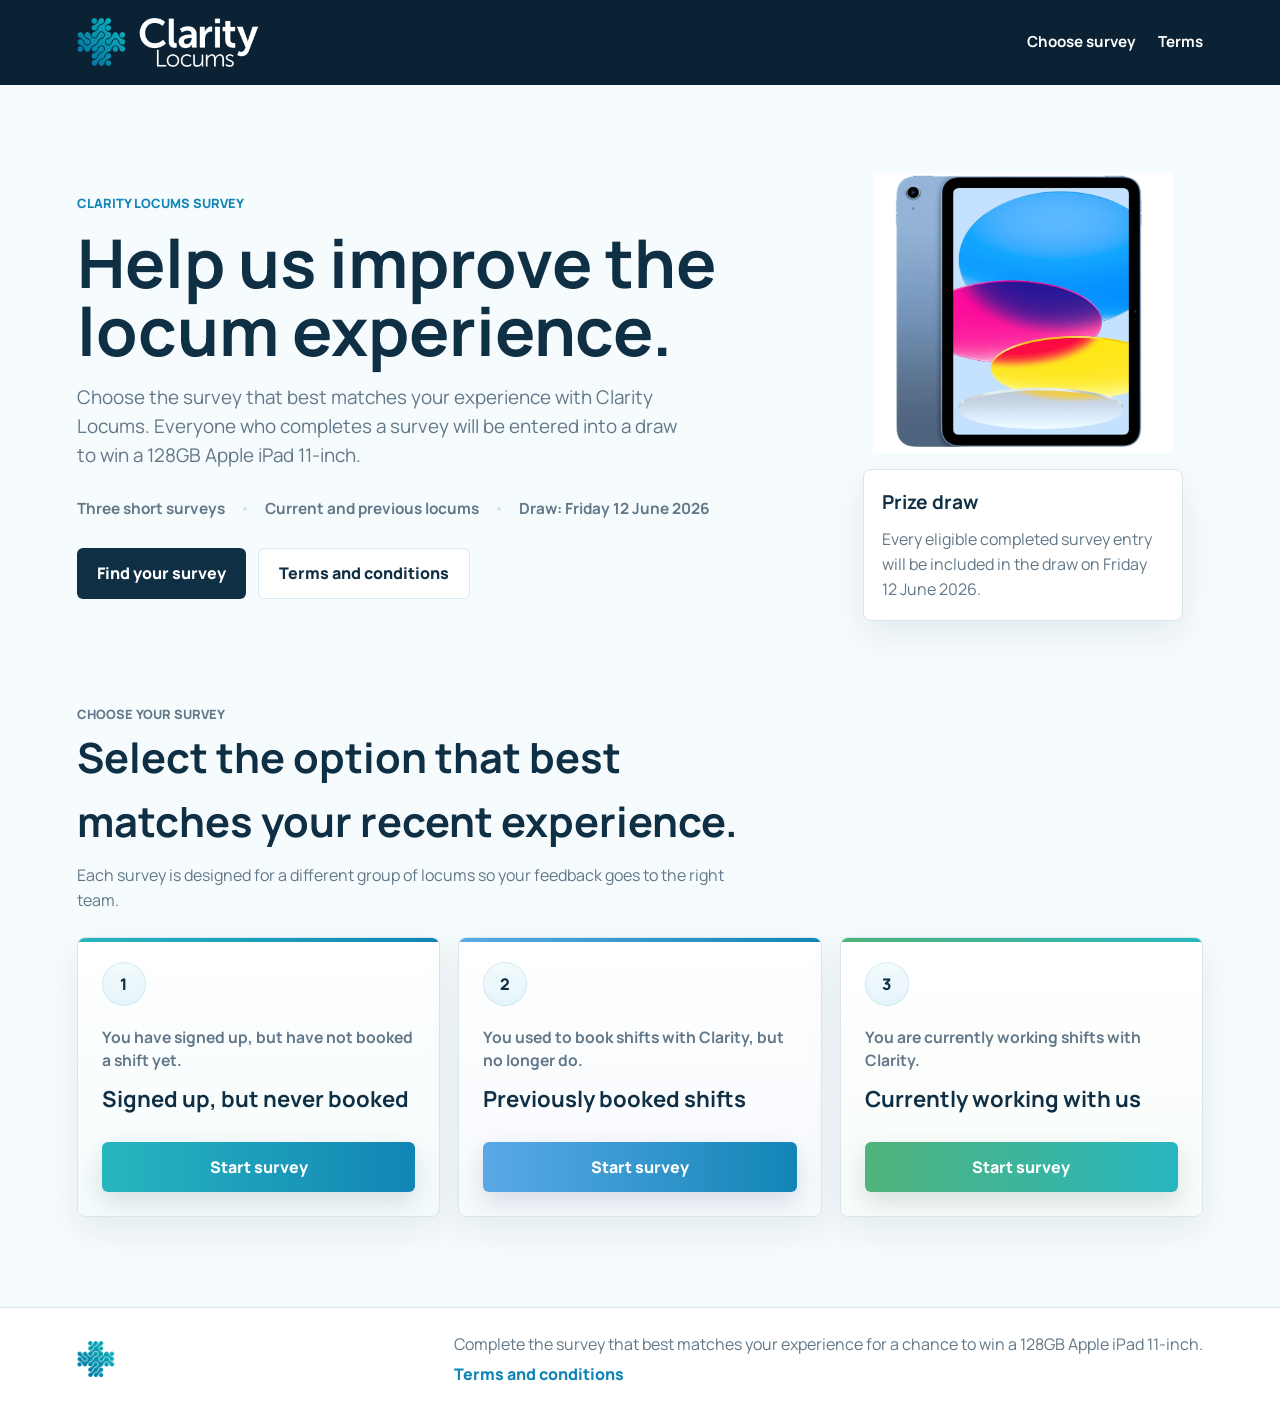
<file: index.html>
<!doctype html>
<html lang="en">
  <head>
    <meta charset="utf-8">
    <meta name="viewport" content="width=device-width, initial-scale=1">
    <meta name="description" content="Clarity Locums feedback surveys for current and previous locums. Complete a short survey for a chance to win an iPad.">
    <title>Clarity Locums Feedback Survey</title>
    <link rel="preconnect" href="https://fonts.googleapis.com">
    <link rel="preconnect" href="https://fonts.gstatic.com" crossorigin>
    <link href="https://fonts.googleapis.com/css2?family=Manrope:wght@500;600;700;800&display=swap" rel="stylesheet">
    <link rel="stylesheet" href="assets/styles.css">
  </head>
  <body>
    <header class="site-header">
      <a class="brand" href="index.html" aria-label="Clarity Locums survey home">
        <img src="assets/logo-clarity.png" alt="Clarity Locums">
      </a>
      <nav class="top-nav" aria-label="Primary navigation">
        <a href="#surveys">Choose survey</a>
        <a href="terms.html">Terms</a>
      </nav>
    </header>

    <main>
      <section class="hero">
        <div class="hero__content">
          <p class="eyebrow">Clarity Locums survey</p>
          <h1>Help us improve the locum experience.</h1>
          <p class="hero__lead">
            Choose the survey that best matches your experience with Clarity Locums. Everyone who completes a survey will be entered into a draw to win a 128GB Apple iPad 11-inch.
          </p>
          <div class="hero__meta" aria-label="Key details">
            <span>Three short surveys</span>
            <span>Current and previous locums</span>
            <span>Draw: Friday 12 June 2026</span>
          </div>
          <div class="hero__actions">
            <a class="button button--primary" href="#surveys">Find your survey</a>
            <a class="button button--secondary" href="terms.html">Terms and conditions</a>
          </div>
        </div>
        <aside class="hero__visual">
          <img src="assets/ipad-prize.png" alt="128GB Apple iPad 11-inch prize">
          <div class="prize-note">
            <h2>Prize draw</h2>
            <p>Every eligible completed survey entry will be included in the draw on Friday 12 June 2026.</p>
          </div>
        </aside>
      </section>

      <section class="survey-section" id="surveys" aria-labelledby="surveys-title">
        <div class="section-heading">
          <p class="eyebrow">Choose your survey</p>
          <h2 id="surveys-title">Select the option that best matches your recent experience.</h2>
          <p>Each survey is designed for a different group of locums so your feedback goes to the right team.</p>
        </div>

        <div class="survey-grid">
          <article class="survey-card">
            <div class="survey-card__number" aria-hidden="true">1</div>
            <p class="survey-card__label">You have signed up, but have not booked a shift yet.</p>
            
            <h3>Signed up, but never booked</h3>
  
            <a class="button button--card" href="https://docs.google.com/forms/d/e/1FAIpQLSfn2hHxQsxFdapOENjfMYbMBr20Z4Mo_w1s20LaYGesuRF-eg/viewform?usp=dialog" target="_blank" rel="noopener">Start survey</a>
          </article>

          <article class="survey-card">
            <div class="survey-card__number" aria-hidden="true">2</div>
            <p class="survey-card__label">You used to book shifts with Clarity, but no longer do.</p>
            <h3>Previously booked shifts</h3>
           
            <a class="button button--card" href="https://docs.google.com/forms/d/e/1FAIpQLSfgqsTrWKKKNAXmDxVeMpB4Z5VJ0yv6SFonBRkaj-5MM7yECw/viewform?usp=dialog" target="_blank" rel="noopener">Start survey</a>
          </article>

          <article class="survey-card">
            <div class="survey-card__number" aria-hidden="true">3</div>
            <p class="survey-card__label">You are currently working shifts with Clarity.</p>
           
            <h3>Currently working with us</h3>
         
            <a class="button button--card" href="https://docs.google.com/forms/d/e/1FAIpQLSfHp7tBuoKorEBdWhsxiNDbPEQ0aKN-Qq03iOxjcP_4VvYDkg/viewform?usp=dialog" target="_blank" rel="noopener">Start survey</a>
          </article>
        </div>
      </section>
    </main>

    <footer class="site-footer">
      <img src="assets/logo-clarity.png" alt="Clarity Locums">
      <div>
        <p>Complete the survey that best matches your experience for a chance to win a 128GB Apple iPad 11-inch.</p>
        <a href="terms.html">Terms and conditions</a>
      </div>
    </footer>
  </body>
</html>
</file>
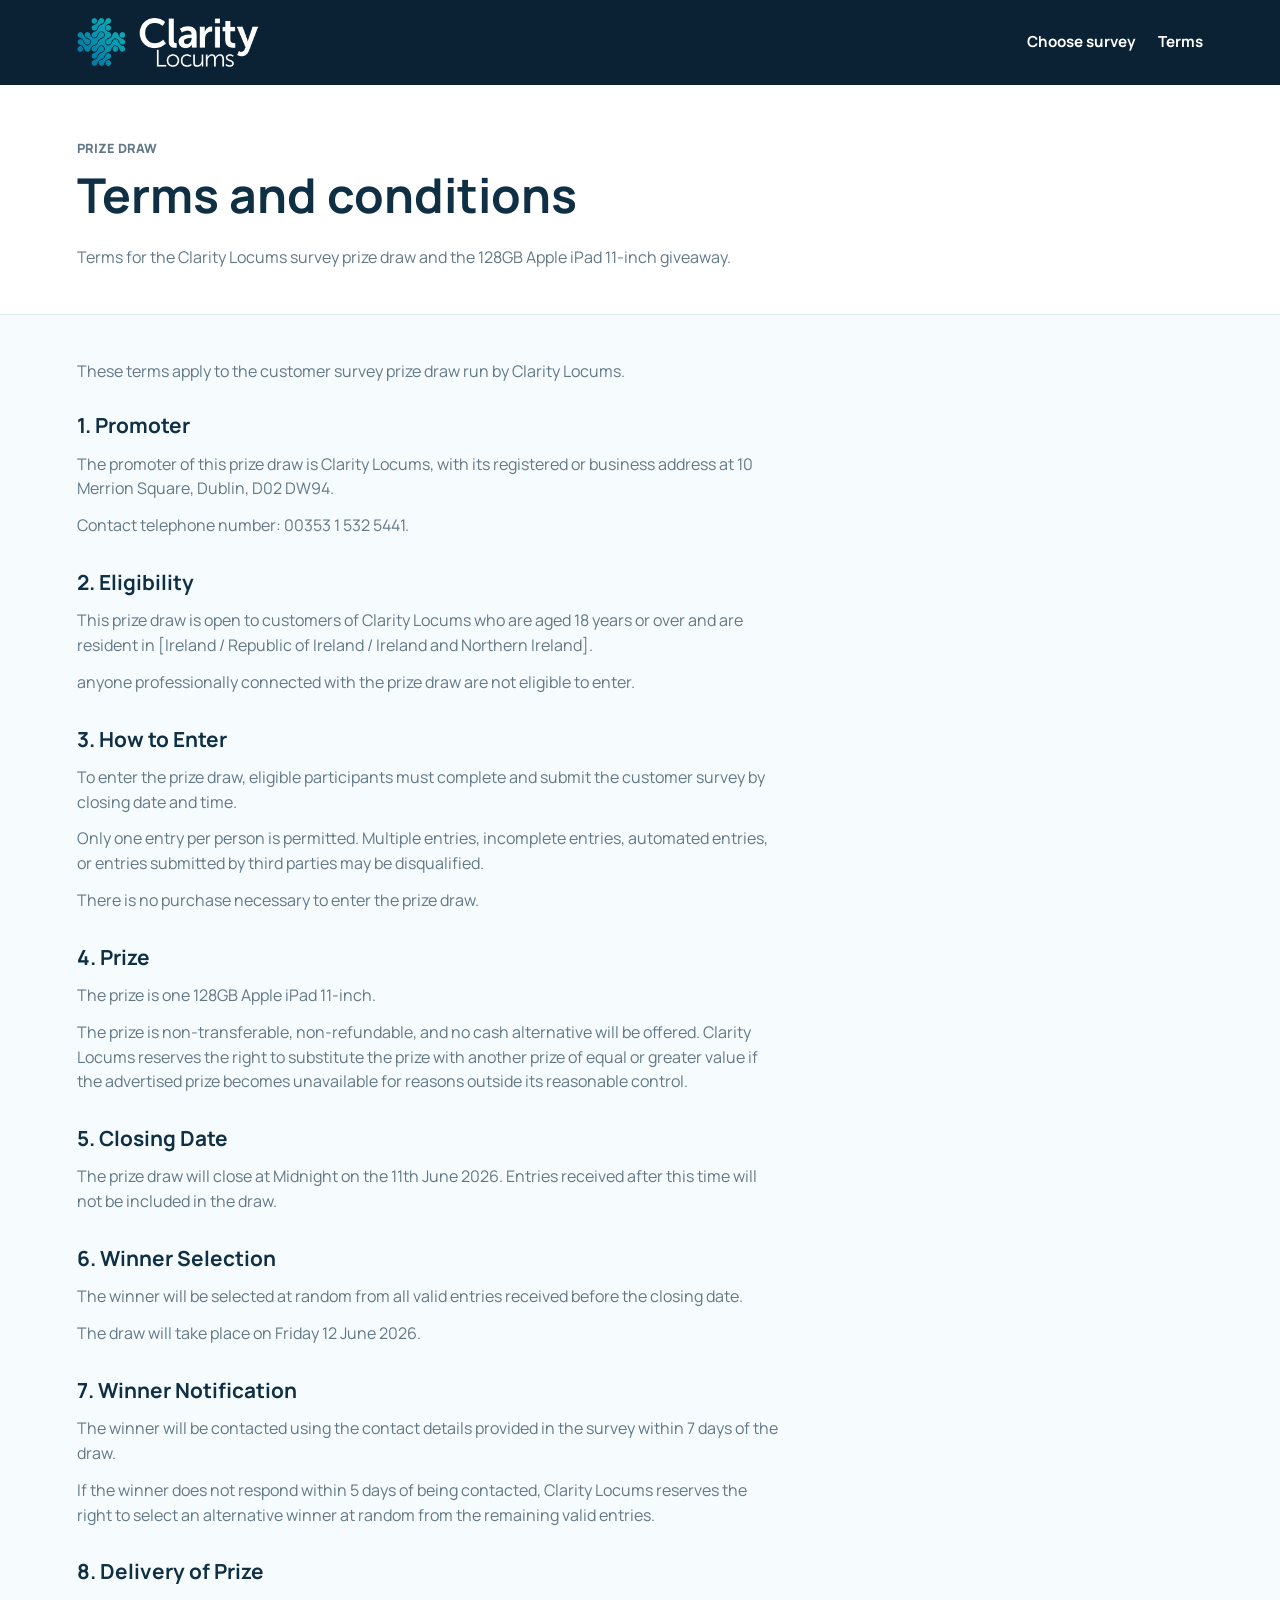
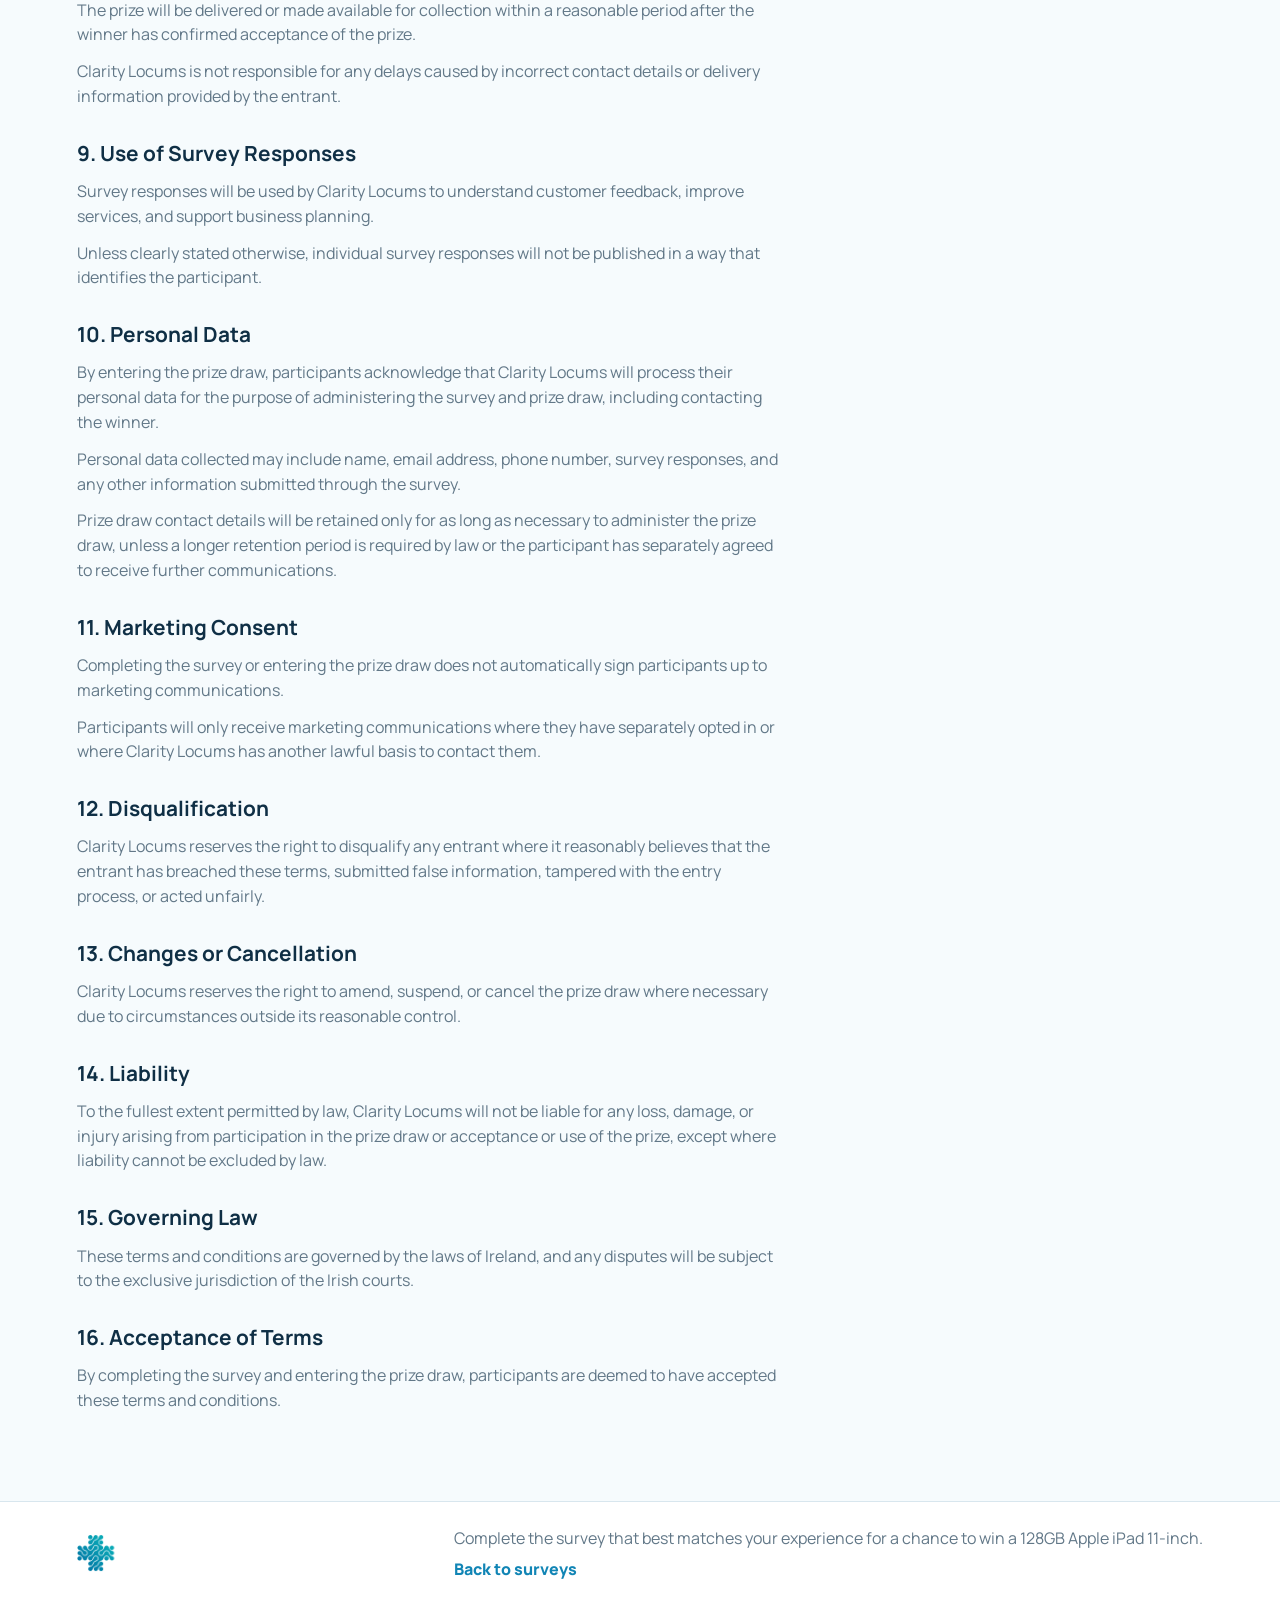
<file: terms.html>
<!doctype html>
<html lang="en">
  <head>
    <meta charset="utf-8">
    <meta name="viewport" content="width=device-width, initial-scale=1">
    <meta name="description" content="Terms and conditions for the Clarity Locums survey iPad prize draw.">
    <title>Terms and Conditions | Clarity Locums Feedback Survey</title>
    <link rel="preconnect" href="https://fonts.googleapis.com">
    <link rel="preconnect" href="https://fonts.gstatic.com" crossorigin>
    <link href="https://fonts.googleapis.com/css2?family=Manrope:wght@500;600;700;800&display=swap" rel="stylesheet">
    <link rel="stylesheet" href="assets/styles.css">
  </head>
  <body>
    <header class="site-header">
      <a class="brand" href="index.html" aria-label="Clarity Locums survey home">
        <img src="assets/logo-clarity.png" alt="Clarity Locums">
      </a>
      <nav class="top-nav" aria-label="Primary navigation">
        <a href="index.html#surveys">Choose survey</a>
        <a href="terms.html" aria-current="page">Terms</a>
      </nav>
    </header>

    <main>
      <section class="page-hero">
        <p class="eyebrow">Prize draw</p>
        <h1>Terms and conditions</h1>
        <p>Terms for the Clarity Locums survey prize draw and the 128GB Apple iPad 11-inch giveaway.</p>
      </section>

      <section class="terms-content" aria-label="Terms and conditions content">
        <p class="terms-intro">These terms apply to the customer survey prize draw run by Clarity Locums.</p>

        <div class="terms-group">
          <h2>1. Promoter</h2>
          <p>The promoter of this prize draw is Clarity Locums, with its registered or business address at 10 Merrion Square, Dublin, D02 DW94.</p>
          <p>Contact telephone number: 00353 1 532 5441.</p>
        </div>

        <div class="terms-group">
          <h2>2. Eligibility</h2>
          <p>This prize draw is open to customers of Clarity Locums who are aged 18 years or over and are resident in [Ireland / Republic of Ireland / Ireland and Northern Ireland].</p>
          <p>anyone professionally connected with the prize draw are not eligible to enter.</p>
        </div>

        <div class="terms-group">
          <h2>3. How to Enter</h2>
          <p>To enter the prize draw, eligible participants must complete and submit the customer survey by closing date and time.</p>
          <p>Only one entry per person is permitted. Multiple entries, incomplete entries, automated entries, or entries submitted by third parties may be disqualified.</p>
          <p>There is no purchase necessary to enter the prize draw.</p>
        </div>

        <div class="terms-group">
          <h2>4. Prize</h2>
          <p>The prize is one 128GB Apple iPad 11-inch.</p>
          <p>The prize is non-transferable, non-refundable, and no cash alternative will be offered. Clarity Locums reserves the right to substitute the prize with another prize of equal or greater value if the advertised prize becomes unavailable for reasons outside its reasonable control.</p>
        </div>

        <div class="terms-group">
          <h2>5. Closing Date</h2>
          <p>The prize draw will close at Midnight on the 11th June 2026. Entries received after this time will not be included in the draw.</p>
        </div>

        <div class="terms-group">
          <h2>6. Winner Selection</h2>
          <p>The winner will be selected at random from all valid entries received before the closing date.</p>
          <p>The draw will take place on Friday 12 June 2026.</p>
        </div>

        <div class="terms-group">
          <h2>7. Winner Notification</h2>
          <p>The winner will be contacted using the contact details provided in the survey within 7 days of the draw.</p>
          <p>If the winner does not respond within 5 days of being contacted, Clarity Locums reserves the right to select an alternative winner at random from the remaining valid entries.</p>
        </div>

        <div class="terms-group">
          <h2>8. Delivery of Prize</h2>
          <p>The prize will be delivered or made available for collection within a reasonable period after the winner has confirmed acceptance of the prize.</p>
          <p>Clarity Locums is not responsible for any delays caused by incorrect contact details or delivery information provided by the entrant.</p>
        </div>

        <div class="terms-group">
          <h2>9. Use of Survey Responses</h2>
          <p>Survey responses will be used by Clarity Locums to understand customer feedback, improve services, and support business planning.</p>
          <p>Unless clearly stated otherwise, individual survey responses will not be published in a way that identifies the participant.</p>
        </div>

        <div class="terms-group">
          <h2>10. Personal Data</h2>
          <p>By entering the prize draw, participants acknowledge that Clarity Locums will process their personal data for the purpose of administering the survey and prize draw, including contacting the winner.</p>
          <p>Personal data collected may include name, email address, phone number, survey responses, and any other information submitted through the survey.</p>
          <p>Prize draw contact details will be retained only for as long as necessary to administer the prize draw, unless a longer retention period is required by law or the participant has separately agreed to receive further communications.</p>
        </div>

        <div class="terms-group">
          <h2>11. Marketing Consent</h2>
          <p>Completing the survey or entering the prize draw does not automatically sign participants up to marketing communications.</p>
          <p>Participants will only receive marketing communications where they have separately opted in or where Clarity Locums has another lawful basis to contact them.</p>
        </div>

        <div class="terms-group">
          <h2>12. Disqualification</h2>
          <p>Clarity Locums reserves the right to disqualify any entrant where it reasonably believes that the entrant has breached these terms, submitted false information, tampered with the entry process, or acted unfairly.</p>
        </div>

        <div class="terms-group">
          <h2>13. Changes or Cancellation</h2>
          <p>Clarity Locums reserves the right to amend, suspend, or cancel the prize draw where necessary due to circumstances outside its reasonable control.</p>
        </div>

        <div class="terms-group">
          <h2>14. Liability</h2>
          <p>To the fullest extent permitted by law, Clarity Locums will not be liable for any loss, damage, or injury arising from participation in the prize draw or acceptance or use of the prize, except where liability cannot be excluded by law.</p>
        </div>

        <div class="terms-group">
          <h2>15. Governing Law</h2>
          <p>These terms and conditions are governed by the laws of Ireland, and any disputes will be subject to the exclusive jurisdiction of the Irish courts.</p>
        </div>

        <div class="terms-group">
          <h2>16. Acceptance of Terms</h2>
          <p>By completing the survey and entering the prize draw, participants are deemed to have accepted these terms and conditions.</p>
        </div>
      </section>
    </main>

    <footer class="site-footer">
      <img src="assets/logo-clarity.png" alt="Clarity Locums">
      <div>
        <p>Complete the survey that best matches your experience for a chance to win a 128GB Apple iPad 11-inch.</p>
        <a href="index.html#surveys">Back to surveys</a>
      </div>
    </footer>
  </body>
</html>
</file>
<file: assets/styles.css>
:root {
  --navy: #0f2f45;
  --navy-deep: #0a2233;
  --blue: #1185b5;
  --teal: #27b6bf;
  --paper: #f6fbfd;
  --white: #ffffff;
  --text: #17384d;
  --muted: #627888;
  --line: #d8e6ee;
  --soft: #eef6fa;
  --shadow: 0 14px 36px rgba(15, 47, 69, 0.08);
}

* {
  box-sizing: border-box;
}

html {
  scroll-behavior: smooth;
}

body {
  margin: 0;
  background: var(--paper);
  color: var(--text);
  font-family: Manrope, Arial, sans-serif;
  font-size: 16px;
  line-height: 1.55;
}

img {
  max-width: 100%;
}

a {
  color: inherit;
}

h1,
h2,
h3,
h4,
p {
  margin-top: 0;
}

h1,
h2,
h3,
h4 {
  color: var(--navy);
}

.site-header,
.site-footer,
.hero,
.survey-section,
.page-hero,
.terms-content {
  padding-right: clamp(20px, 6vw, 88px);
  padding-left: clamp(20px, 6vw, 88px);
}

.site-header {
  display: flex;
  align-items: center;
  justify-content: space-between;
  gap: 20px;
  padding-top: 18px;
  padding-bottom: 18px;
  background: var(--navy-deep);
  color: var(--white);
}

.brand {
  display: inline-flex;
  align-items: center;
}

.brand img {
  display: block;
  width: min(182px, 46vw);
  height: auto;
}

.top-nav {
  display: flex;
  align-items: center;
  gap: 22px;
  font-size: 0.95rem;
  font-weight: 700;
}

.top-nav a {
  text-decoration: none;
}

.top-nav a:hover,
.top-nav a:focus-visible {
  color: #9adfe7;
}

.hero {
  display: grid;
  grid-template-columns: minmax(0, 1.05fr) minmax(240px, 360px);
  gap: clamp(28px, 5vw, 56px);
  align-items: center;
  padding-top: clamp(40px, 8vw, 88px);
  padding-bottom: clamp(40px, 7vw, 72px);
}

.hero__content {
  max-width: 700px;
}

.eyebrow {
  margin: 0 0 14px;
  color: var(--blue);
  font-size: 0.8rem;
  font-weight: 800;
  text-transform: uppercase;
}

.hero h1 {
  margin-bottom: 18px;
  font-size: clamp(2.2rem, 6vw, 4.2rem);
  line-height: 1.02;
}

.hero__lead {
  max-width: 620px;
  margin-bottom: 26px;
  color: var(--muted);
  font-size: clamp(1rem, 1.7vw, 1.18rem);
}

.hero__meta {
  display: flex;
  flex-wrap: wrap;
  gap: 10px 18px;
  margin-bottom: 28px;
  color: var(--muted);
  font-size: 0.96rem;
  font-weight: 700;
}

.hero__meta span {
  display: inline-flex;
  align-items: center;
}

.hero__meta span:not(:last-child)::after {
  content: "";
  width: 4px;
  height: 4px;
  margin-left: 18px;
  border-radius: 999px;
  background: var(--line);
}

.hero__actions {
  display: flex;
  flex-wrap: wrap;
  gap: 12px;
}

.button {
  display: inline-flex;
  align-items: center;
  justify-content: center;
  min-height: 50px;
  padding: 12px 20px;
  border-radius: 6px;
  font-weight: 800;
  text-decoration: none;
}

.button--primary {
  background: var(--navy);
  color: var(--white);
}

.button--secondary {
  border: 1px solid var(--line);
  background: var(--white);
  color: var(--navy);
}

.button--card {
  width: 100%;
  background: var(--navy);
  color: var(--white);
}

.hero__visual {
  display: grid;
  justify-items: center;
  gap: 16px;
}

.hero__visual img {
  display: block;
  width: min(100%, 300px);
  height: auto;
}

.prize-note {
  width: 100%;
  max-width: 320px;
  padding: 18px;
  border: 1px solid var(--line);
  border-radius: 8px;
  background: var(--white);
  box-shadow: var(--shadow);
}

.prize-note h2 {
  margin-bottom: 10px;
  font-size: 1.2rem;
}

.prize-note p {
  margin-bottom: 0;
  color: var(--muted);
}

.survey-section {
  padding-top: 12px;
  padding-bottom: clamp(52px, 7vw, 90px);
}

.section-heading {
  max-width: 680px;
  margin-bottom: 24px;
}

.section-heading h2 {
  margin-bottom: 10px;
  font-size: clamp(1.7rem, 4vw, 2.6rem);
}

.section-heading p {
  margin-bottom: 0;
  color: var(--muted);
}

.survey-grid {
  display: grid;
  grid-template-columns: repeat(3, minmax(0, 1fr));
  gap: 18px;
}

.survey-card {
  position: relative;
  display: flex;
  flex-direction: column;
  gap: 0;
  min-height: 280px;
  padding: 24px;
  border: 1px solid var(--line);
  border-radius: 8px;
  background: linear-gradient(180deg, #ffffff 0%, #f9fcfd 100%);
  box-shadow: var(--shadow);
  overflow: hidden;
}

.survey-card::before {
  content: "";
  position: absolute;
  top: 0;
  left: 0;
  width: 100%;
  height: 4px;
  background: linear-gradient(90deg, var(--teal) 0%, var(--blue) 100%);
}

.survey-card:nth-child(1) {
  background: linear-gradient(180deg, #ffffff 0%, #f4fbfc 100%);
}

.survey-card:nth-child(2) {
  background: linear-gradient(180deg, #ffffff 0%, #f6f9fd 100%);
}

.survey-card:nth-child(3) {
  background: linear-gradient(180deg, #ffffff 0%, #f7fcf8 100%);
}

.survey-card:nth-child(2)::before {
  background: linear-gradient(90deg, #5aa9e6 0%, #1185b5 100%);
}

.survey-card:nth-child(3)::before {
  background: linear-gradient(90deg, #51b37a 0%, #27b6bf 100%);
}

.survey-card__number {
  display: inline-flex;
  align-items: center;
  justify-content: center;
  width: 44px;
  height: 44px;
  margin-bottom: 20px;
  border-radius: 999px;
  background: linear-gradient(180deg, #f3fbfd 0%, #e5f4fa 100%);
  color: var(--navy);
  box-shadow: inset 0 0 0 1px rgba(17, 133, 181, 0.12);
  font-weight: 800;
}

.survey-card__label {
  margin-bottom: 14px;
  color: var(--muted);
  font-size: 0.98rem;
  font-weight: 700;
  line-height: 1.45;
}

.survey-card:nth-child(2) .survey-card__label {
  color: var(--muted);
}

.survey-card:nth-child(3) .survey-card__label {
  color: var(--muted);
}

.survey-card h3 {
  margin-bottom: 18px;
  color: var(--navy);
  font-size: 1.38rem;
  line-height: 1.15;
}

.survey-card > p:not(.survey-card__label) {
  margin-bottom: 22px;
  color: var(--muted);
}

.survey-card .button {
  margin-top: auto;
}

.button--card {
  box-shadow: 0 10px 24px rgba(15, 47, 69, 0.14);
}

.survey-card:nth-child(1) .button--card {
  background: linear-gradient(90deg, var(--teal) 0%, var(--blue) 100%);
}

.survey-card:nth-child(2) .button--card {
  background: linear-gradient(90deg, #5aa9e6 0%, #1185b5 100%);
}

.survey-card:nth-child(3) .button--card {
  background: linear-gradient(90deg, #51b37a 0%, #27b6bf 100%);
}

.page-hero {
  padding-top: clamp(34px, 6vw, 54px);
  padding-bottom: clamp(28px, 5vw, 44px);
  border-bottom: 1px solid var(--line);
  background: var(--white);
}

.page-hero h1 {
  margin-bottom: 12px;
  font-size: clamp(2rem, 5vw, 3rem);
}

.page-hero p {
  max-width: 720px;
  margin-bottom: 0;
  color: var(--muted);
}

.terms-content {
  max-width: 860px;
  padding-top: clamp(28px, 5vw, 44px);
  padding-bottom: clamp(60px, 8vw, 88px);
}

.terms-intro {
  margin-bottom: 26px;
  color: var(--muted);
}

.terms-group + .terms-group {
  margin-top: 28px;
}

.terms-group h2 {
  margin-bottom: 10px;
  font-size: 1.3rem;
}

.terms-group p {
  margin-bottom: 12px;
  color: var(--muted);
}

.terms-group p:last-child {
  margin-bottom: 0;
}

.site-footer {
  display: flex;
  align-items: center;
  justify-content: space-between;
  gap: 20px;
  padding-top: 24px;
  padding-bottom: 24px;
  border-top: 1px solid var(--line);
  background: var(--white);
}

.site-footer img {
  width: 140px;
  height: auto;
}

.site-footer p {
  margin-bottom: 6px;
  color: var(--muted);
}

.site-footer a {
  color: var(--blue);
  font-weight: 800;
  text-decoration: none;
}

@media (max-width: 860px) {
  .hero,
  .survey-grid,
  .site-footer {
    grid-template-columns: 1fr;
  }

  .hero {
    grid-template-columns: 1fr;
  }

  .hero__visual {
    justify-items: start;
  }

  .hero__visual img {
    width: min(100%, 240px);
  }

  .prize-note {
    max-width: none;
  }

  .site-footer {
    display: flex;
    flex-direction: column;
    align-items: flex-start;
  }
}

@media (max-width: 640px) {
  .site-header {
    flex-direction: column;
    align-items: flex-start;
  }

  .top-nav {
    width: 100%;
    justify-content: space-between;
  }

  .hero__actions {
    flex-direction: column;
  }

  .button {
    width: 100%;
  }
}
</file>
